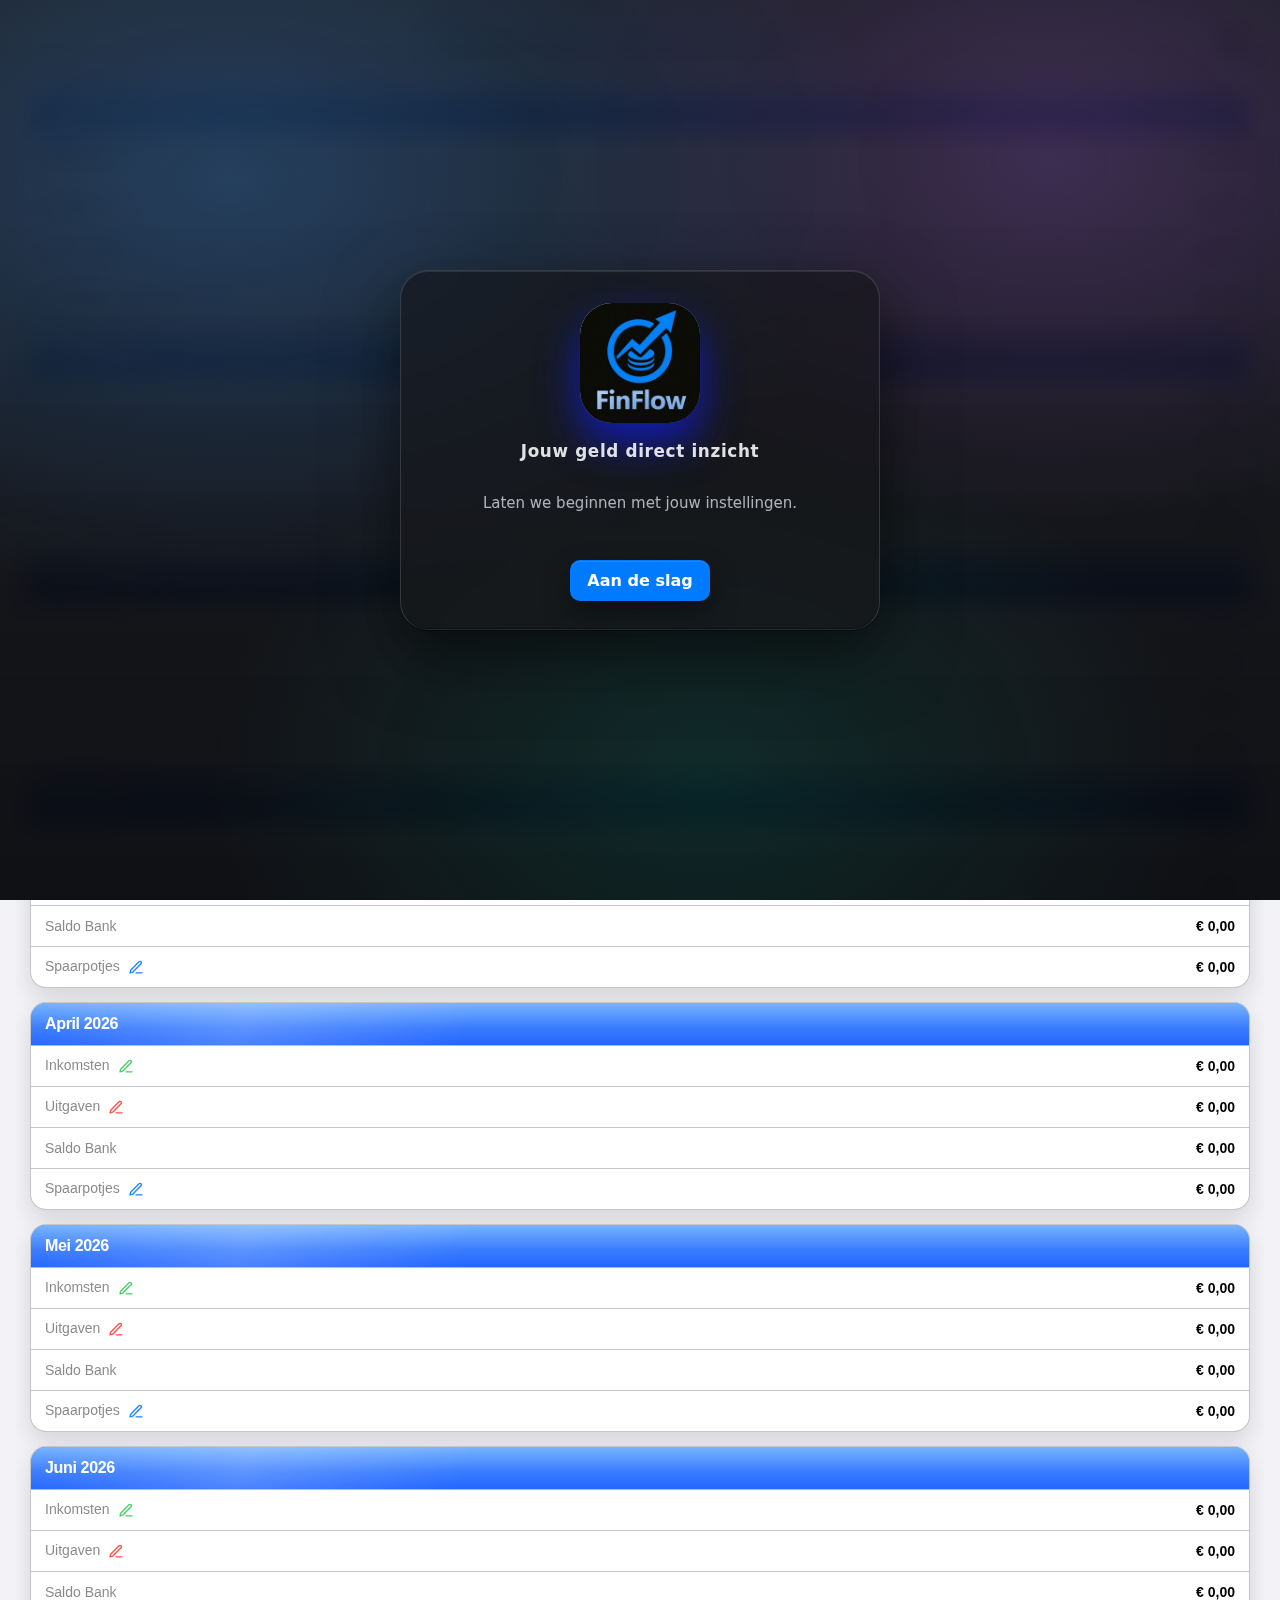
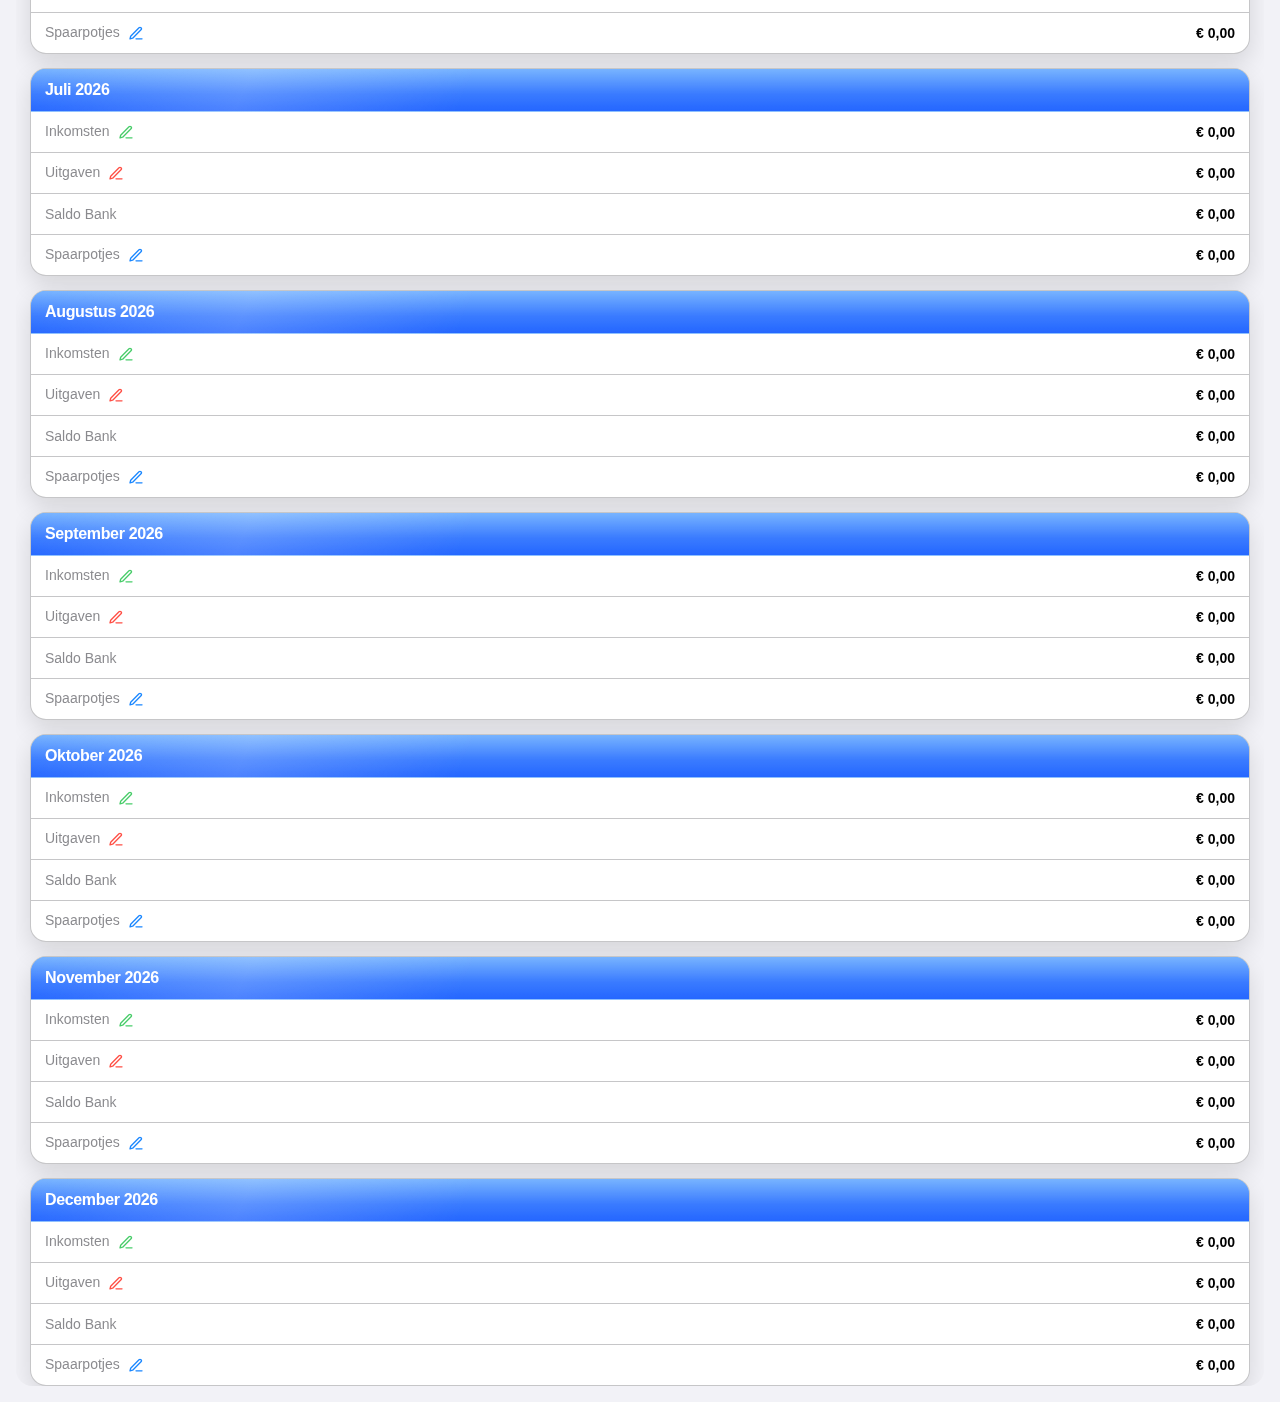
<file: index.html>
<!DOCTYPE html>
<html lang="nl">
<head>
  <meta charset="UTF-8" />
  <meta name="viewport" content="width=device-width, initial-scale=1, viewport-fit=cover">
  <title>FinFlow</title>
  <link rel="stylesheet" href="app.css" />

  <link rel="manifest" href="./manifest.json" />
  <meta name="theme-color" content="#000000" />
  <link rel="apple-touch-icon" sizes="180x180" href="./images/apple-touch-icon.png" />
  <meta name="apple-mobile-web-app-capable" content="yes" />
  <meta name="apple-mobile-web-app-status-bar-style" content="black-translucent" />
  <link rel="icon" type="image/png" sizes="192x192" href="./images/icon-192.png" />
  <link rel="icon" type="image/png" sizes="512x512" href="./images/icon-512.png" />

</head>

<body>
  <script type="module">
    import { UNDO_SVG, REDO_SVG, GEAR_SVG, FOLDER_SVG } from "./scripts/ui/components/icons.js";
    
    document.addEventListener('DOMContentLoaded', () => {
      const undoBtn = document.getElementById('undoBtn');
      const redoBtn = document.getElementById('redoBtn');
      const mainsettings = document.getElementById('mainsettings');
      const settingsBtn = document.getElementById('settingsBtn');
      
      if (undoBtn) undoBtn.innerHTML = UNDO_SVG;
      if (redoBtn) redoBtn.innerHTML = REDO_SVG;
      if (redoBtn) redoBtn.innerHTML = REDO_SVG;
      if (mainsettings) mainsettings.innerHTML = GEAR_SVG;
      if (settingsBtn) settingsBtn.innerHTML = FOLDER_SVG;
    });
  </script>

  <div id="welcomeOverlay" class="ff-esc-disabled ff-popup-overlay ff-welcome-overlay ff-overlay-center hidden">
    <div class="ff-welcome-panel">
      <div class="welcome-logo">
        <img src="./images/Logo.png" alt="FinFlow Logo" class="welcome-logo-img" />
      </div>
      <div class="ff-welcome-tagline" data-i18n="wizard.welcome.tagline"></div>
      <p class="ff-welcome-text ff-helptext" data-i18n="wizard.welcome.text"></p>
      <button id="welcomeStartBtn" class="ff-btn ff-btn--primary" data-i18n="wizard.welcome.button"></button>
    </div>
  </div>

  <header style="position: relative; padding: calc(env(safe-area-inset-top, 0px) + 10px) 16px 10px 16px;">
    <h1 data-i18n="common.app_title" style="margin: 0; padding-right: 45px;"></h1>
    <button id="mainsettings" class="icon-btn" type="button" style="position: absolute; right: 16px; top: calc(env(safe-area-inset-top, 0px) + 10px); background: none; border: none; cursor: pointer;"></button>
  </header>

  <div id="devPanel" class="dev-panel" style="display:none;">
    <button id="devExportBtn" data-i18n="common.export_data"></button>
    <button id="devImportBtn" data-i18n="common.import_data"></button>
    <input type="file" id="importFileInput" accept="application/json" style="display:none;">
  </div>

  <div id="yearNavPill" class="nav-pill">
    <div id="navZoneLeft" class="nav-zone">
        <button id="prevYearBtn" class="year-arrow">◀</button>
    </div>

    <div id="navZoneCenter" class="nav-zone">
        <span id="currentYear">2025</span>
        <button id="undoBtn" class="icon-btn nav-icon-btn" type="button" disabled aria-disabled="true"></button>
        <button id="redoBtn" class="icon-btn nav-icon-btn" type="button" disabled aria-disabled="true"></button>
        <button id="settingsBtn" class="icon-btn" type="button"></button>
    </div>

    <div id="navZoneRight" class="nav-zone">
        <button id="nextYearBtn" class="year-arrow">▶</button>
    </div>
  </div>

  <div class="table-container ff-year-cards-container">
    <table class="year-grid ff-year-cards-table"> 
      <thead>
        <tr>
          <th data-i18n="table.headers.month"></th>
          <th data-i18n="table.headers.income"></th>
          <th data-i18n="table.headers.expense"></th>
          <th class="saving-cell" data-i18n="table.headers.savings"></th>
          <th data-i18n="table.headers.bank_balance"></th> 
          <th data-i18n="table.headers.savings_balance"></th> 
        </tr>
      </thead>
      <tbody id="yearTableBody"></tbody>
      <tfoot>
        <tr id="yearTotalRow"></tr> 
      </tfoot>
    </table>
  </div>

  <div id="setupOverlay" class="ff-popup-overlay ff-popup-overlay--wizard" style="display:none;">
    <div id="setupSheet" class="ff-popup ff-popup--wizard ff-popup--beginsaldo">
      <div class="ff-popup__header">
        <h2 id="setupTitle" class="ff-popup__title" data-i18n="wizard.steps.balance_title"></h2>
      </div>
      <div class="ff-popup__body">
        <label class="ff-field ff-field--full">
          <span class="ff-field__label" data-i18n="common.bank_account"></span>
          <input id="setupBankInput" type="number" inputmode="decimal" step="0.01" min="0" class="ff-input ff-input--number ff-input--beginsaldo" />
        </label>
        <p class="ff-popup__hint" data-i18n="wizard.steps.balance_desc"></p>
      </div>
      <div class="ff-popup__footer">
        <button type="button" id="setupCancelBtn" class="ff-btn ff-btn--secondary" data-i18n="common.cancel"></button>
        <button type="button" id="setupSaveBtn" class="ff-btn ff-btn--primary" data-i18n="common.save"></button>
      </div>
    </div>
  </div>

  <div id="sheetOverlay" class="ff-popup-overlay" style="display: none;">
    <div id="sheetForm"></div>
  </div>

  <script type="module" src="scripts/main.js"></script>

  <script>
    document.getElementById("mainsettings").onclick = () => {
      const p = document.getElementById("devPanel");
      p.style.display = (p.style.display === "none" || p.style.display === "") ? "block" : "none";
    };
  </script>
</body>
</html>
</file>
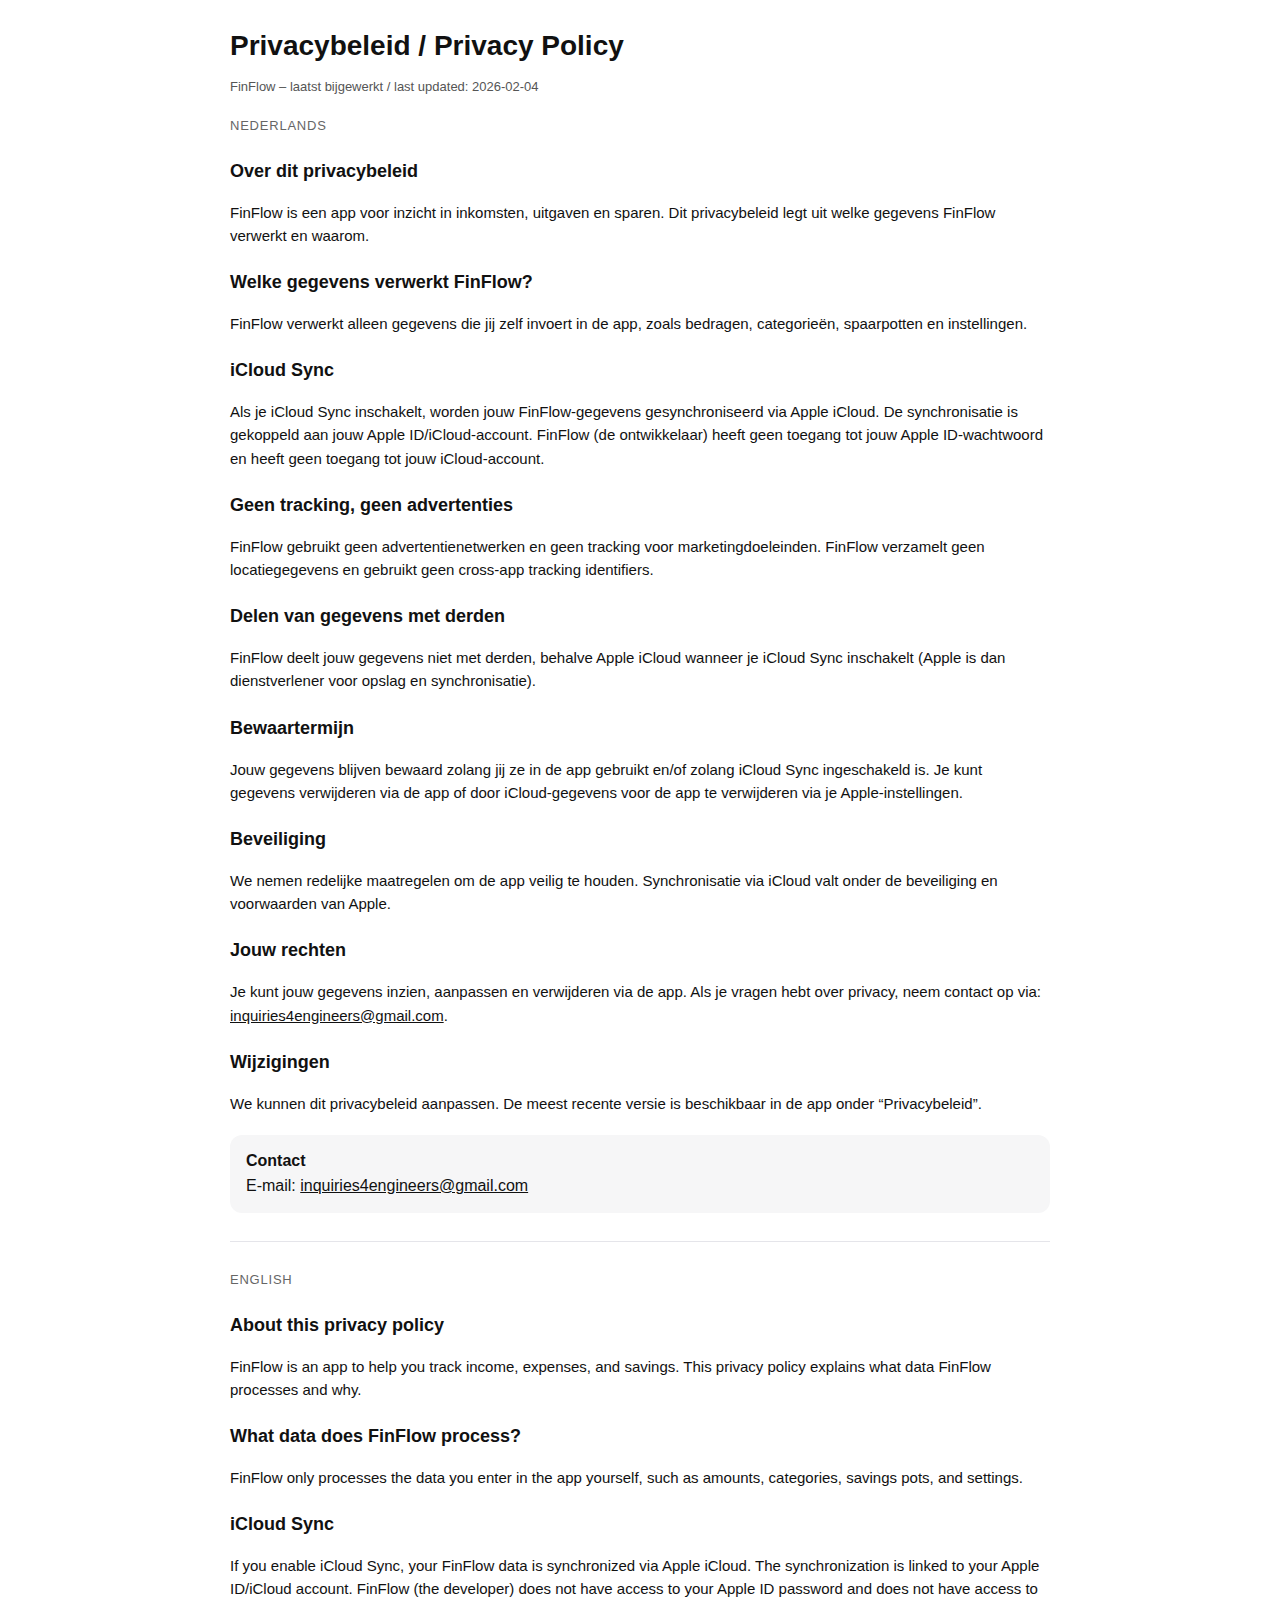
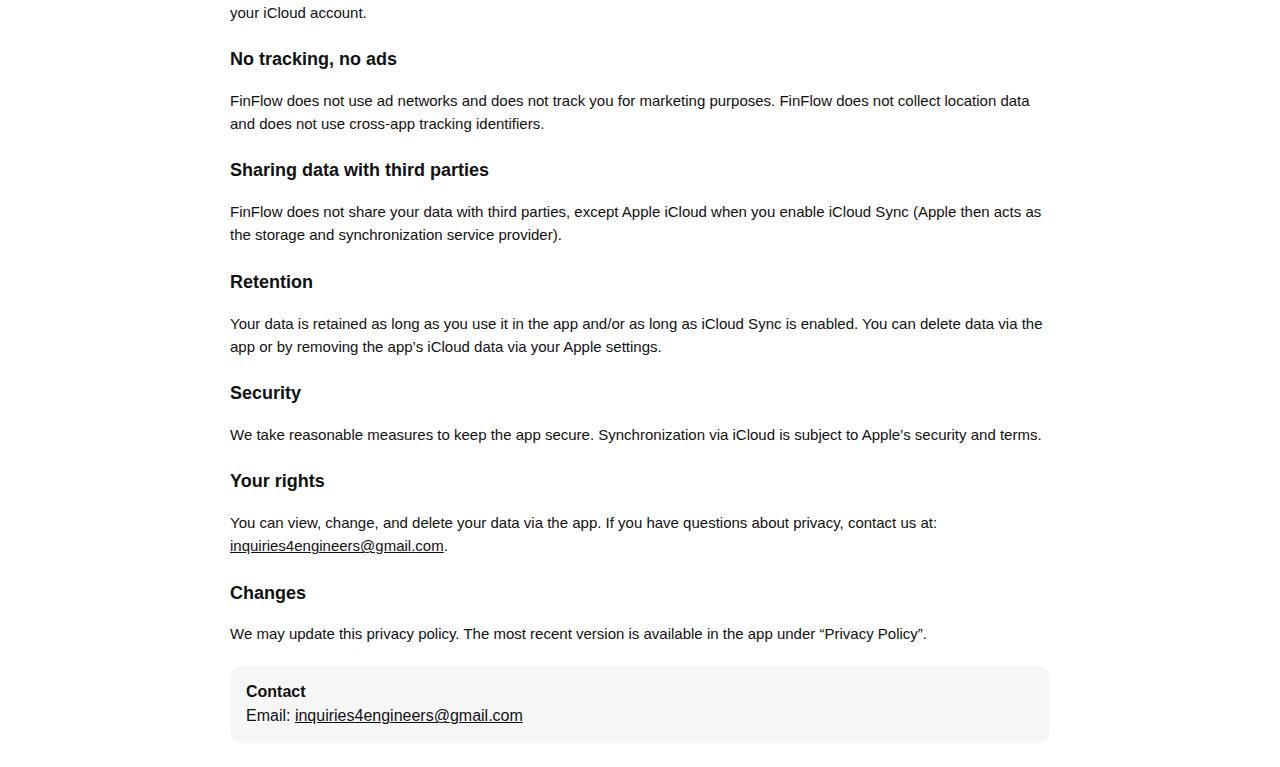
<file: lang/privacy.html>
<!doctype html>
<html lang="nl">
<head>
  <meta charset="utf-8" />
  <meta name="viewport" content="width=device-width, initial-scale=1" />
  <title>FinFlow – Privacybeleid / Privacy Policy</title>
  <style>
    body { font-family: -apple-system, BlinkMacSystemFont, "Segoe UI", Roboto, Arial, sans-serif; line-height: 1.55; margin: 0; padding: 24px; color: #111; background: #fff; }
    main { max-width: 820px; margin: 0 auto; }
    h1 { font-size: 28px; margin: 0 0 10px; }
    h2 { font-size: 18px; margin: 22px 0 8px; }
    p, li { font-size: 15px; }
    ul { padding-left: 18px; }
    .meta { color: #555; font-size: 13px; margin-bottom: 18px; }
    a { color: inherit; }
    .box { background: #f6f6f7; border-radius: 12px; padding: 14px 16px; }
    .divider { margin: 28px 0; border: 0; border-top: 1px solid #e5e5ea; }
    .lang-label { font-size: 13px; color: #666; margin: 0 0 6px; text-transform: uppercase; letter-spacing: .06em; }
      .ff-topbar { position: sticky; top: 0; z-index: 10; background: #fff; border-bottom: 1px solid #e5e5ea; padding: 10px 12px; }
    .ff-topbar__inner { max-width: 820px; margin: 0 auto; display: flex; align-items: center; gap: 10px; }
    .ff-topbar__btn { -webkit-appearance: none; appearance: none; border: 1px solid #d1d1d6; background: #f6f6f7; color: #111; border-radius: 10px; padding: 8px 10px; font-size: 14px; font-weight: 600; cursor: pointer; }
    .ff-topbar__title { font-size: 14px; color: #555; }

  </style>
</head>
<body>
  <main>
    <h1>Privacybeleid / Privacy Policy</h1>
    <div class="meta">FinFlow – laatst bijgewerkt / last updated: <span id="lastUpdated">2026-02-04</span></div>

    <!-- NL -->
    <div>
      <div class="lang-label">Nederlands</div>

      <h2>Over dit privacybeleid</h2>
      <p>FinFlow is een app voor inzicht in inkomsten, uitgaven en sparen. Dit privacybeleid legt uit welke gegevens FinFlow verwerkt en waarom.</p>

      <h2>Welke gegevens verwerkt FinFlow?</h2>
      <p>FinFlow verwerkt alleen gegevens die jij zelf invoert in de app, zoals bedragen, categorieën, spaarpotten en instellingen.</p>

      <h2>iCloud Sync</h2>
      <p>Als je iCloud Sync inschakelt, worden jouw FinFlow-gegevens gesynchroniseerd via Apple iCloud. De synchronisatie is gekoppeld aan jouw Apple ID/iCloud-account. FinFlow (de ontwikkelaar) heeft geen toegang tot jouw Apple ID-wachtwoord en heeft geen toegang tot jouw iCloud-account.</p>

      <h2>Geen tracking, geen advertenties</h2>
      <p>FinFlow gebruikt geen advertentienetwerken en geen tracking voor marketingdoeleinden. FinFlow verzamelt geen locatiegegevens en gebruikt geen cross-app tracking identifiers.</p>

      <h2>Delen van gegevens met derden</h2>
      <p>FinFlow deelt jouw gegevens niet met derden, behalve Apple iCloud wanneer je iCloud Sync inschakelt (Apple is dan dienstverlener voor opslag en synchronisatie).</p>

      <h2>Bewaartermijn</h2>
      <p>Jouw gegevens blijven bewaard zolang jij ze in de app gebruikt en/of zolang iCloud Sync ingeschakeld is. Je kunt gegevens verwijderen via de app of door iCloud-gegevens voor de app te verwijderen via je Apple-instellingen.</p>

      <h2>Beveiliging</h2>
      <p>We nemen redelijke maatregelen om de app veilig te houden. Synchronisatie via iCloud valt onder de beveiliging en voorwaarden van Apple.</p>

      <h2>Jouw rechten</h2>
      <p>Je kunt jouw gegevens inzien, aanpassen en verwijderen via de app. Als je vragen hebt over privacy, neem contact op via: <a href="mailto:inquiries4engineers@gmail.com">inquiries4engineers@gmail.com</a>.</p>

      <h2>Wijzigingen</h2>
      <p>We kunnen dit privacybeleid aanpassen. De meest recente versie is beschikbaar in de app onder “Privacybeleid”.</p>

      <div class="box" style="margin-top:20px;">
        <strong>Contact</strong><br />
        E-mail: <a href="mailto:inquiries4engineers@gmail.com">inquiries4engineers@gmail.com</a>
      </div>
    </div>

    <hr class="divider" />

    <!-- EN -->
    <div lang="en">
      <div class="lang-label">English</div>

      <h2>About this privacy policy</h2>
      <p>FinFlow is an app to help you track income, expenses, and savings. This privacy policy explains what data FinFlow processes and why.</p>

      <h2>What data does FinFlow process?</h2>
      <p>FinFlow only processes the data you enter in the app yourself, such as amounts, categories, savings pots, and settings.</p>

      <h2>iCloud Sync</h2>
      <p>If you enable iCloud Sync, your FinFlow data is synchronized via Apple iCloud. The synchronization is linked to your Apple ID/iCloud account. FinFlow (the developer) does not have access to your Apple ID password and does not have access to your iCloud account.</p>

      <h2>No tracking, no ads</h2>
      <p>FinFlow does not use ad networks and does not track you for marketing purposes. FinFlow does not collect location data and does not use cross-app tracking identifiers.</p>

      <h2>Sharing data with third parties</h2>
      <p>FinFlow does not share your data with third parties, except Apple iCloud when you enable iCloud Sync (Apple then acts as the storage and synchronization service provider).</p>

      <h2>Retention</h2>
      <p>Your data is retained as long as you use it in the app and/or as long as iCloud Sync is enabled. You can delete data via the app or by removing the app’s iCloud data via your Apple settings.</p>

      <h2>Security</h2>
      <p>We take reasonable measures to keep the app secure. Synchronization via iCloud is subject to Apple’s security and terms.</p>

      <h2>Your rights</h2>
      <p>You can view, change, and delete your data via the app. If you have questions about privacy, contact us at: <a href="mailto:inquiries4engineers@gmail.com">inquiries4engineers@gmail.com</a>.</p>

      <h2>Changes</h2>
      <p>We may update this privacy policy. The most recent version is available in the app under “Privacy Policy”.</p>

      <div class="box" style="margin-top:20px;">
        <strong>Contact</strong><br />
        Email: <a href="mailto:inquiries4engineers@gmail.com">inquiries4engineers@gmail.com</a>
      </div>
    </div>
  </main>

  <script>
    document.getElementById("lastUpdated").textContent = "2026-02-04";
  </script>

  <script>
  (function () {
    try {
      var params = new URLSearchParams(window.location.search || "");
      if (params.get("from") !== "finflow") return;

      var bar = document.createElement("div");
      bar.className = "ff-topbar";
      bar.innerHTML = '<div class="ff-topbar__inner">' +
        '<button type="button" class="ff-topbar__btn" id="ffBackBtn">Terug naar FinFlow / Back to FinFlow</button>' +
        '<span class="ff-topbar__title">Privacybeleid / Privacy Policy</span>' +
      '</div>';

      document.body.insertBefore(bar, document.body.firstChild);

      var btn = document.getElementById("ffBackBtn");
      if (!btn) return;

      btn.addEventListener("click", function () {
        // Best effort: go back to the app view
        if (window.history && window.history.length > 1) {
          window.history.back();
          return;
        }
        // Fallback: go to app root (privacy.html lives in /lang/)
        window.location.href = "../index.html";
      });
    } catch (e) {}
  })();
  </script>

</body>
</html>
</file>
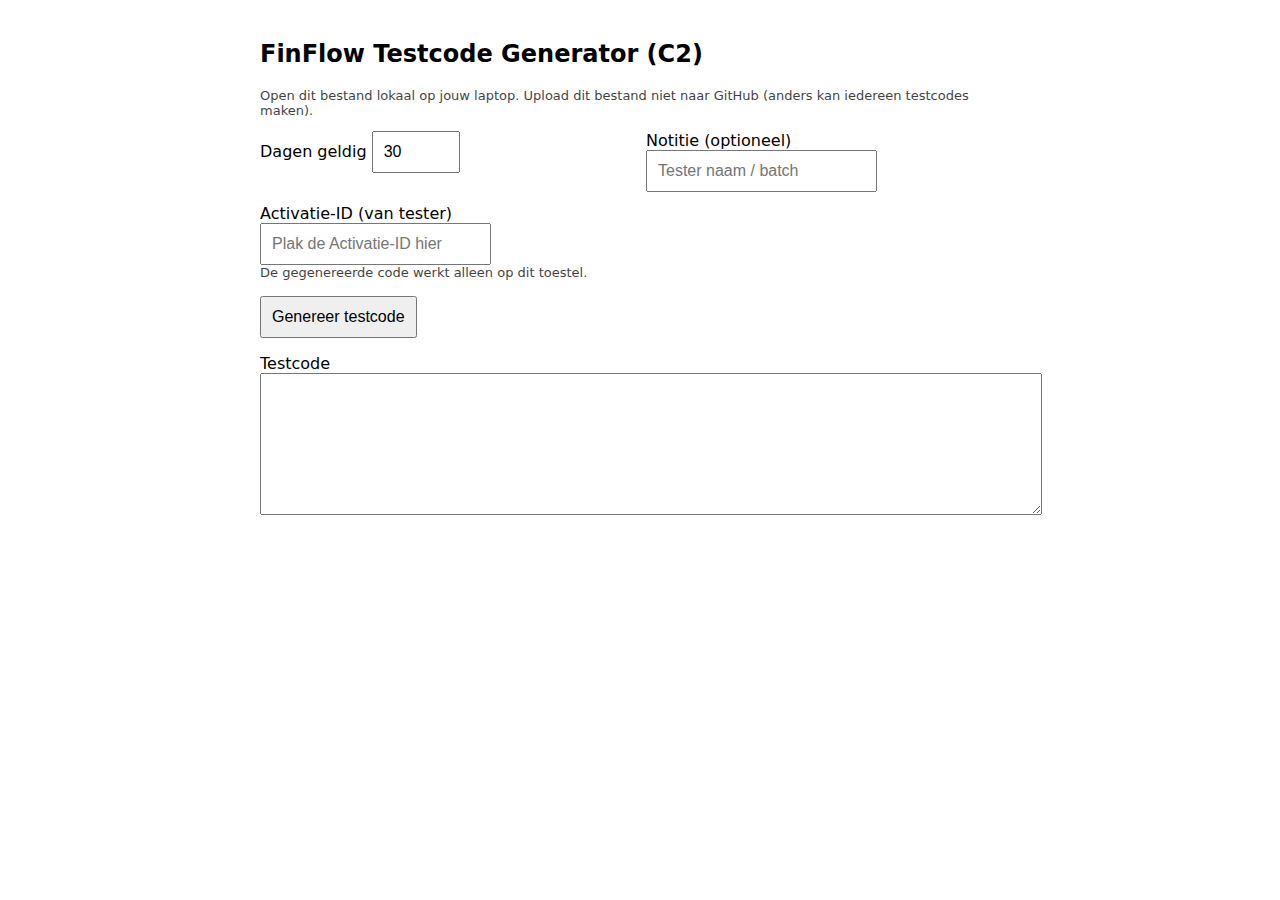
<file: tools/ff-gen-9xK4Q2.html>
<!doctype html>
<html lang="nl">
<head>
  <meta charset="utf-8"/>
  <meta name="viewport" content="width=device-width, initial-scale=1, maximum-scale=1"/>
  <title>FinFlow Testcode Generator (C2)</title>
  <style>
    body{font-family: -apple-system, system-ui, Segoe UI, Roboto, Arial; padding:20px; max-width: 760px; margin:0 auto;}
    input, textarea, button{font-size:16px; padding:10px;}
    .row{display:flex; gap:12px; flex-wrap:wrap;}
    .col{flex:1 1 260px;}
    textarea{width:100%; height:120px;}
    button{cursor:pointer;}
    .hint{opacity:.75; font-size:13px;}
    .code{font-family: ui-monospace, SFMono-Regular, Menlo, monospace;}
  </style>
</head>
<body>
  <h2>FinFlow Testcode Generator (C2)</h2>
  <p class="hint">Open dit bestand lokaal op jouw laptop. Upload dit bestand niet naar GitHub (anders kan iedereen testcodes maken).</p>

  <div class="row">
    <div class="col">
      <label>Dagen geldig</label<br/>
      <input id="days" type="number" value="30" min="1" max="365"/>
    </div>
    <div class="col">
      <label>Notitie (optioneel)</label><br/>
      <input id="note" type="text" placeholder="Tester naam / batch"/>
    </div>
    <div class="col">
      <label>Activatie-ID (van tester)</label><br/>
      <input id="deviceId" type="text" placeholder="Plak de Activatie-ID hier"/>
      <div class="hint">De gegenereerde code werkt alleen op dit toestel.</div>
    </div>
  </div>

  <p></p>
  <button id="gen">Genereer testcode</button>

  <p></p>
  <label>Testcode</label>
  <textarea id="out" class="code" readonly></textarea>

  <script type="module">
    const SECRET = "FF_TEST_SECRET_V1_CHANGE_ME";
    function base64UrlEncode(str) {
      const b64 = btoa(unescape(encodeURIComponent(str)));
      return b64.replace(/\+/g,'-').replace(/\//g,'_').replace(/=+$/,'');
    }
    async function hmacSha256Base64Url(messageB64Url) {
  // Prefer WebCrypto when available (secure contexts), otherwise fall back to a pure-JS implementation.
  try {
    if (typeof crypto !== "undefined" && crypto.subtle) {
      const enc = new TextEncoder();
      const key = await crypto.subtle.importKey(
        "raw",
        enc.encode(SECRET),
        { name: "HMAC", hash: "SHA-256" },
        false,
        ["sign","verify"]
      );
      const sig = await crypto.subtle.sign("HMAC", key, enc.encode(messageB64Url));
      const bytes = new Uint8Array(sig);
      let binary = "";
      for (let i=0;i<bytes.length;i++) binary += String.fromCharCode(bytes[i]);
      return btoa(binary).replace(/\+/g,'-').replace(/\//g,'_').replace(/=+$/,'');
    }
  } catch (e) {
    // fall through to JS implementation
  }

  // --- Pure JS SHA-256 + HMAC (works on http:// IP / file:// where WebCrypto may be unavailable) ---
  const enc = new TextEncoder();
  const keyBytes = enc.encode(SECRET);
  const msgBytes = enc.encode(messageB64Url);

  function rotr(n, x) { return (x >>> n) | (x << (32 - n)); }

  function sha256(bytes) {
    const K = new Uint32Array([
      0x428a2f98,0x71374491,0xb5c0fbcf,0xe9b5dba5,0x3956c25b,0x59f111f1,0x923f82a4,0xab1c5ed5,
      0xd807aa98,0x12835b01,0x243185be,0x550c7dc3,0x72be5d74,0x80deb1fe,0x9bdc06a7,0xc19bf174,
      0xe49b69c1,0xefbe4786,0x0fc19dc6,0x240ca1cc,0x2de92c6f,0x4a7484aa,0x5cb0a9dc,0x76f988da,
      0x983e5152,0xa831c66d,0xb00327c8,0xbf597fc7,0xc6e00bf3,0xd5a79147,0x06ca6351,0x14292967,
      0x27b70a85,0x2e1b2138,0x4d2c6dfc,0x53380d13,0x650a7354,0x766a0abb,0x81c2c92e,0x92722c85,
      0xa2bfe8a1,0xa81a664b,0xc24b8b70,0xc76c51a3,0xd192e819,0xd6990624,0xf40e3585,0x106aa070,
      0x19a4c116,0x1e376c08,0x2748774c,0x34b0bcb5,0x391c0cb3,0x4ed8aa4a,0x5b9cca4f,0x682e6ff3,
      0x748f82ee,0x78a5636f,0x84c87814,0x8cc70208,0x90befffa,0xa4506ceb,0xbef9a3f7,0xc67178f2
    ]);

    const H = new Uint32Array([
      0x6a09e667,0xbb67ae85,0x3c6ef372,0xa54ff53a,
      0x510e527f,0x9b05688c,0x1f83d9ab,0x5be0cd19
    ]);

    const l = bytes.length;
    const bitLenHi = Math.floor((l * 8) / 0x100000000);
    const bitLenLo = (l * 8) >>> 0;

    // pad
    const withOne = new Uint8Array(l + 1);
    withOne.set(bytes, 0);
    withOne[l] = 0x80;

    let paddedLen = withOne.length;
    while ((paddedLen % 64) !== 56) paddedLen++;
    const padded = new Uint8Array(paddedLen + 8);
    padded.set(withOne, 0);

    // length big-endian
    padded[paddedLen + 0] = (bitLenHi >>> 24) & 0xff;
    padded[paddedLen + 1] = (bitLenHi >>> 16) & 0xff;
    padded[paddedLen + 2] = (bitLenHi >>>  8) & 0xff;
    padded[paddedLen + 3] = (bitLenHi >>>  0) & 0xff;
    padded[paddedLen + 4] = (bitLenLo >>> 24) & 0xff;
    padded[paddedLen + 5] = (bitLenLo >>> 16) & 0xff;
    padded[paddedLen + 6] = (bitLenLo >>>  8) & 0xff;
    padded[paddedLen + 7] = (bitLenLo >>>  0) & 0xff;

    const W = new Uint32Array(64);

    for (let i = 0; i < padded.length; i += 64) {
      for (let t = 0; t < 16; t++) {
        const j = i + t * 4;
        W[t] = ((padded[j] << 24) | (padded[j+1] << 16) | (padded[j+2] << 8) | (padded[j+3])) >>> 0;
      }
      for (let t = 16; t < 64; t++) {
        const s0 = (rotr(7, W[t-15]) ^ rotr(18, W[t-15]) ^ (W[t-15] >>> 3)) >>> 0;
        const s1 = (rotr(17, W[t-2]) ^ rotr(19, W[t-2]) ^ (W[t-2] >>> 10)) >>> 0;
        W[t] = (W[t-16] + s0 + W[t-7] + s1) >>> 0;
      }

      let a=H[0], b=H[1], c=H[2], d=H[3], e=H[4], f=H[5], g=H[6], h=H[7];

      for (let t=0;t<64;t++) {
        const S1 = (rotr(6,e) ^ rotr(11,e) ^ rotr(25,e)) >>> 0;
        const ch = ((e & f) ^ (~e & g)) >>> 0;
        const temp1 = (h + S1 + ch + K[t] + W[t]) >>> 0;
        const S0 = (rotr(2,a) ^ rotr(13,a) ^ rotr(22,a)) >>> 0;
        const maj = ((a & b) ^ (a & c) ^ (b & c)) >>> 0;
        const temp2 = (S0 + maj) >>> 0;

        h=g; g=f; f=e; e=(d + temp1) >>> 0;
        d=c; c=b; b=a; a=(temp1 + temp2) >>> 0;
      }

      H[0]=(H[0]+a)>>>0; H[1]=(H[1]+b)>>>0; H[2]=(H[2]+c)>>>0; H[3]=(H[3]+d)>>>0;
      H[4]=(H[4]+e)>>>0; H[5]=(H[5]+f)>>>0; H[6]=(H[6]+g)>>>0; H[7]=(H[7]+h)>>>0;
    }

    const out = new Uint8Array(32);
    for (let i=0;i<8;i++){
      out[i*4+0]=(H[i]>>>24)&0xff;
      out[i*4+1]=(H[i]>>>16)&0xff;
      out[i*4+2]=(H[i]>>>8)&0xff;
      out[i*4+3]=(H[i]>>>0)&0xff;
    }
    return out;
  }

  function hmacSha256(key, msg) {
    const blockSize = 64;
    let k = key;
    if (k.length > blockSize) k = sha256(k);
    const oKeyPad = new Uint8Array(blockSize);
    const iKeyPad = new Uint8Array(blockSize);
    oKeyPad.fill(0x5c);
    iKeyPad.fill(0x36);
    for (let i=0;i<k.length;i++){
      oKeyPad[i] ^= k[i];
      iKeyPad[i] ^= k[i];
    }
    const inner = new Uint8Array(iKeyPad.length + msg.length);
    inner.set(iKeyPad,0);
    inner.set(msg,iKeyPad.length);
    const innerHash = sha256(inner);

    const outer = new Uint8Array(oKeyPad.length + innerHash.length);
    outer.set(oKeyPad,0);
    outer.set(innerHash,oKeyPad.length);
    return sha256(outer);
  }

  const sigBytes = hmacSha256(keyBytes, msgBytes);
  let binary = "";
  for (let i=0;i<sigBytes.length;i++) binary += String.fromCharCode(sigBytes[i]);
  return btoa(binary).replace(/\+/g,'-').replace(/\//g,'_').replace(/=+$/,'');
}
    document.getElementById("gen").addEventListener("click", async () => {
      const days = Math.max(1, Math.min(365, Number(document.getElementById("days").value) || 30));
      const note = String(document.getElementById("note").value || "").trim();
      const iat = Date.now();
      const exp = iat + days * 24 * 60 * 60 * 1000;
      const deviceId = String(document.getElementById("deviceId").value || "").trim();
      if (!deviceId) {
        alert("Vul eerst de Activatie-ID in (van tester).");
        return;
      }
      const payload = { iat, exp, note, deviceId };
      const payloadB64Url = base64UrlEncode(JSON.stringify(payload));
      const sigB64Url = await hmacSha256Base64Url(payloadB64Url);
      const token = payloadB64Url + "." + sigB64Url;
      document.getElementById("out").value = token;
    });
  </script>
</body>
</html>
</file>
<file: app.css>
/* app.css - ENIGE entrypoint */

@import url("./styles/applecolors.css");
@import url("./styles/base.css");
@import url("./styles/utilities.css");

@import url("./styles/components/popup.css");
@import url("./styles/components/table.css");
@import url("./styles/components/nav.css");
@import url("./styles/components/welcome.css");
@import url("./styles/components/helpcloud.css");

/* ===== Apple-premium header title: blue + glossy sheen ===== */

header h1 {
  /* basis typografie blijft zoals je al had; dit blok voegt ‘polish’ toe */
  font-weight: 680;
  letter-spacing: -0.55px;

  /* Blue glass gradient + highlight streak */
  background-image:
    /* sheen/streak */
    linear-gradient(115deg,
      rgba(255,255,255,0.00) 0%,
      rgba(255,255,255,0.26) 18%,
      rgba(255,255,255,0.00) 36%,
      rgba(255,255,255,0.00) 100%
    ),
    /* main blue gradient */
    linear-gradient(180deg,
      rgba(165, 208, 255, 0.98) 0%,
      rgba(92, 156, 255, 0.92) 46%,
      rgba(58, 118, 255, 0.86) 100%
    );

  -webkit-background-clip: text;
  background-clip: text;
  color: transparent;

  /* depth */
  text-shadow:
    0 12px 30px rgba(0, 0, 0, 0.42),
    0 1px 0 rgba(255, 255, 255, 0.06);
}

/* Optioneel: iets meer “premium” spacing rond header */
header {
  padding-top: 14px;
  padding-bottom: 10px;
}

/* Center header content perfectly */
header {
  display: flex;
  justify-content: center;
  align-items: center;
  text-align: center;
}

/* Ensure the title itself stays centered */
header h1 {
  text-align: center;
  width: 100%;
  margin: 0 auto;
}

/* Tandwiel groter / kleiner maken */
#mainsettings {
  width: 30px !important;   /* De knop wordt groter */
  height: 30px !important;
  padding: 0px !important;  /* Bijna geen padding, zodat het tandwiel de ruimte vult */
  display: flex !important;
  align-items: center;
  justify-content: center;
  background: transparent !important; /* Verwijder de grijze achtergrond */
  border: none !important;             /* Verwijder eventuele randen */
  outline: none !important;            /* Verwijder focus kaders */
  box-shadow: none !important;         /* Verwijder eventuele schaduw */
}

#mainsettings svg {
  width: 100% !important;   /* Dwingt de SVG om volledige aantal px te gebruiken */
  height: 100% !important;
  display: block;
}


/* ============================================================
   iOS: voorkom dubbel-tap zoom (app-gevoel)
   - Viewport user-scalable=no blokkeert zoom.
   - touch-action: manipulation voorkomt double-tap zoom op moderne browsers.
   ============================================================ */
html, body {
  touch-action: manipulation;
  -webkit-text-size-adjust: 100%;
}

a, button, input, textarea, select, label, .nav-pill, .nav-zone, .year-arrow {
  touch-action: manipulation;
  -webkit-tap-highlight-color: transparent;
}
</file>
